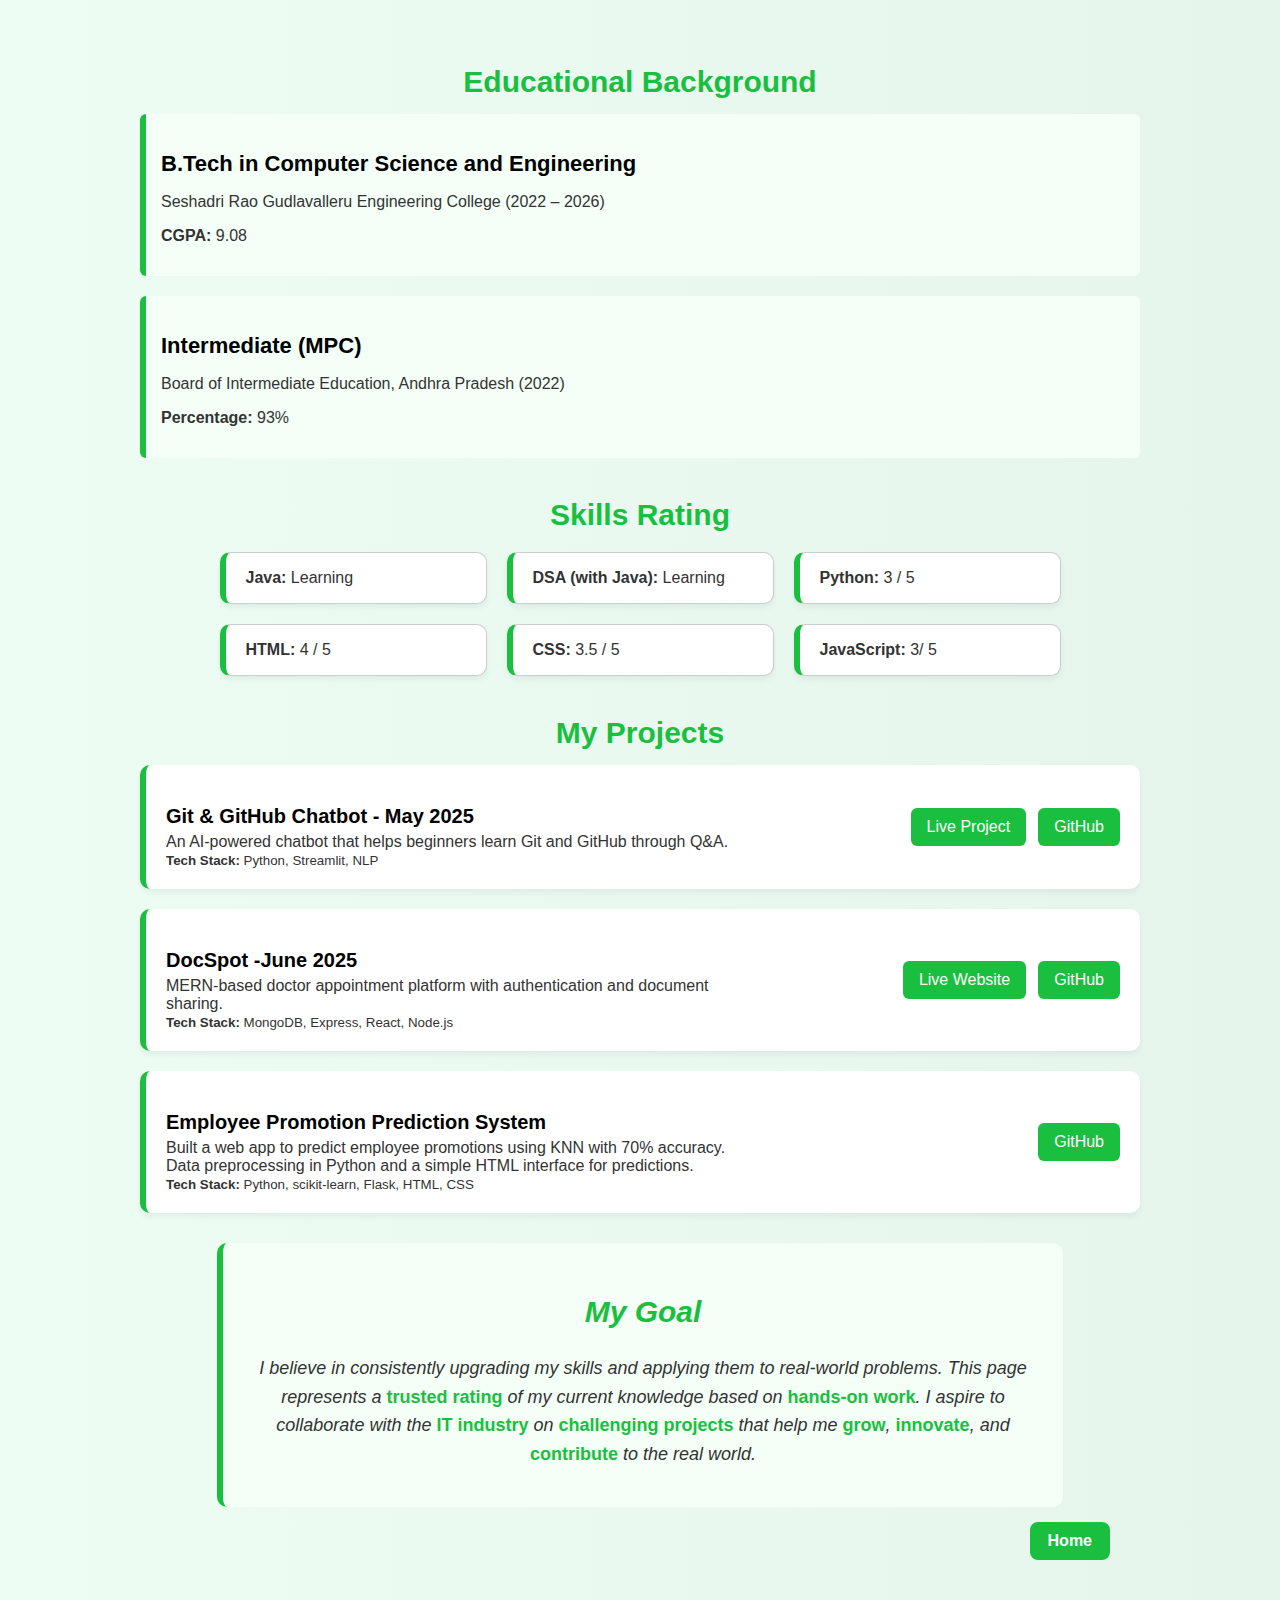
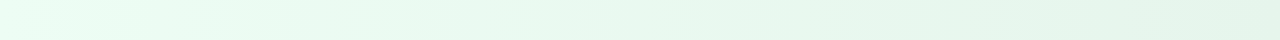
<file: work.html>
<!DOCTYPE html>
<html lang="en">
<head>
  <meta charset="UTF-8" />
  <meta name="viewport" content="width=device-width, initial-scale=1.0"/>
  <title>Explore My Work - Pitchuka Syamala</title>
  <style>
    body {
      background: linear-gradient(to right, #edfdf4, #e6f5ec);
      font-family: 'Segoe UI', Tahoma, Geneva, Verdana, sans-serif;
      margin: 0;
      padding: 0;
      color: #333;
      text-align: center;
    }

    .container {
      padding: 40px 20px;
      max-width: 1000px;
      margin: auto;
    }

    h2 {
      color: #1abf3f;
      font-size: 30px;
      margin-bottom: 15px;
    }

    h3 {
      color: #000;
      font-size: 22px;
      margin-bottom: 8px;
    }

    .section {
      margin-bottom: 40px;
    }

    /* EDUCATION BLOCK */
    .education-block {
      background-color: #f4fff7;
      border-left: 6px solid #1abf3f;
      padding: 15px;
      margin-bottom: 20px;
      border-radius: 6px;
      text-align: left;
    }

    /* SKILLS LIST */
    .skills-grid {
      display: flex;
      flex-wrap: wrap;
      justify-content: center;
      gap: 20px;
      margin-top: 20px;
    }

    .skill-card {
      background-color: #fff;
      border: 1px solid #ccc;
      border-left: 6px solid #1abf3f;
      padding: 16px 20px;
      width: 220px;
      text-align: left;
      border-radius: 10px;
      box-shadow: 0 4px 6px rgba(0, 0, 0, 0.05);
      font-size: 16px;
      font-weight: 500;
      transition: transform 0.3s ease, box-shadow 0.3s ease;
    }

    .skill-card:hover {
      transform: translateY(-5px);
      box-shadow: 0 8px 12px rgba(0, 0, 0, 0.1);
    }

    /* PROJECT FLEX STYLE */
    .project-flex {
      display: flex;
      justify-content: space-between;
      align-items: center;
      background-color: #fff;
      border-left: 6px solid #1abf3f;
      padding: 20px;
      border-radius: 10px;
      margin-bottom: 20px;
      box-shadow: 0 4px 6px rgba(0, 0, 0, 0.05);
      flex-wrap: wrap;
    }

    .project-info {
      flex: 1 1 60%;
      text-align: left;
      padding-right: 20px;
    }

    .project-info h3 {
      font-size: 20px;
      margin-bottom: 5px;
      color: #000;
    }

    .project-info p {
      font-size: 16px;
      color: #333;
      margin: 0;
    }

    .project-buttons {
      display: flex;
      flex: 1 1 35%;
      justify-content: flex-end;
      gap: 12px;
      min-width: 200px;
      flex-wrap: wrap;
    }

    .project-buttons a {
      padding: 10px 16px;
      background-color: #1abf3f;
      color: white;
      border-radius: 6px;
      text-decoration: none;
      font-weight: 500;
      transition: background-color 0.3s ease;
    }

    .project-buttons a:hover {
      background-color: #159b33;
    }

    .project-buttons a:focus {
      outline: 3px solid #1abf3f;
    }

    /* RESPONSIVE DESIGN */
    @media (max-width: 768px) {
      .project-flex {
        flex-direction: column;
        align-items: flex-start;
      }

      .project-buttons {
        justify-content: flex-start;
        margin-top: 15px;
      }

      .project-buttons a {
        width: fit-content;
      }
    }

    /* SUMMARY */
    .summary {
      font-size: 18px;
      max-width: 800px;
      margin: auto;
      line-height: 1.6;
      font-style: italic;
      background-color: #f4fff7;
      padding: 20px;
      border-left: 6px solid #1abf3f;
      border-radius: 10px;
      margin-top: 30px;
    }

    .summary strong {
      font-style: normal;
      color: #1abf3f;
    }
    .top-bar {
  width: 100%;
  display: flex;
  justify-content: flex-end;
  padding: 15px 30px 0 0;
  box-sizing: border-box;
}

.home-button {
  background-color: #1abf3f;
  color: #fff;
  padding: 10px 18px;
  border-radius: 8px;
  text-decoration: none;
  font-weight: bold;
  transition: background-color 0.3s ease;
}

.home-button:hover {
  background-color: #159b33;
}

  </style>
</head>
<body>
  <div class="container">

    <!-- Education Section -->
    <div class="section">
      <h2> Educational Background</h2>
      <div class="education-block">
        <h3>B.Tech in Computer Science and Engineering</h3>
        <p>Seshadri Rao Gudlavalleru Engineering College (2022 – 2026)</p>
        <p><strong>CGPA:</strong> 9.08</p>
      </div>
      <div class="education-block">
        <h3>Intermediate (MPC)</h3>
        <p>Board of Intermediate Education, Andhra Pradesh (2022)</p>
        <p><strong>Percentage:</strong> 93%</p>
      </div>
    </div>

    <!-- Skills Section -->
    <div class="section">
      <h2> Skills Rating</h2>
      <div class="skills-grid">
        <div class="skill-card"><strong>Java:</strong> Learning</div>
        <div class="skill-card"><strong>DSA (with Java):</strong> Learning</div>
        <div class="skill-card"><strong>Python:</strong> 3 / 5</div>
        
        <div class="skill-card"><strong>HTML:</strong> 4 / 5</div>
        <div class="skill-card"><strong>CSS:</strong> 3.5 / 5</div>
        <div class="skill-card"><strong>JavaScript:</strong> 3/ 5</div>
      </div>
    </div>

    <!-- Projects Section -->
    <div class="section">
      <h2> My Projects</h2>

      

      <div class="project-flex">
        <div class="project-info">
          <h3>Git & GitHub Chatbot - May 2025</h3>
          <p>
            An AI-powered chatbot that helps beginners learn Git and GitHub through Q&A.
            <br><small><strong>Tech Stack:</strong> Python, Streamlit, NLP</small>
          </p>
        </div>
        <div class="project-buttons">
          <a href="https://git-app-chatbot-64353eojgum94kqzx9r9fb.streamlit.app/" target="_blank" aria-label="Live GitHub Chatbot project">Live Project</a>
          <a href="https://github.com/PitchukaSyamala/Git-GitHub-Chatbot" target="_blank" aria-label="GitHub repo for Chatbot">GitHub</a>
        </div>
      </div>
      <div class="project-flex">
        <div class="project-info">
          <h3>DocSpot   -June 2025</h3>
          <p>
            MERN-based doctor appointment platform with authentication and document sharing.
            <br><small><strong>Tech Stack:</strong> MongoDB, Express, React, Node.js</small>
          </p>
        </div>
        <div class="project-buttons">
          <a href="https://docspot-deployment.vercel.app/" target="_blank" aria-label="Live website for DocSpot">Live Website</a>
          <a href="https://github.com/PitchukaSyamala/DocSpot-Seamless-Appointment-Booking-for-Health" target="_blank" aria-label="GitHub repo for DocSpot">GitHub</a>
        </div>
      </div>

      <div class="project-flex">
  <div class="project-info">
    <h3>Employee Promotion Prediction System</h3>
    <p>
  Built a web app to predict employee promotions using KNN with 70% accuracy.  
  Data preprocessing in Python and a simple HTML interface for predictions.  
  <br><small><strong>Tech Stack:</strong> Python, scikit-learn, Flask, HTML, CSS</small>
</p>

  </div>
  <div class="project-buttons">
    <a href="https://github.com/PitchukaSyamala/Employee-Promotion-Prediction" target="_blank" aria-label="GitHub repo for Employee Promotion Prediction">GitHub</a>
  </div>
</div>


    <!-- Summary Section -->
    <div class="section summary">
      <h2>My Goal</h2>
      <p>
        I believe in consistently upgrading my skills and applying them to real-world problems.  
        This page represents a <strong>trusted rating</strong> of my current knowledge based on <strong>hands-on work</strong>.
        I aspire to collaborate with the <strong>IT industry</strong> on <strong>challenging projects</strong> that help me
        <strong>grow</strong>, <strong>innovate</strong>, and <strong>contribute</strong> to the real world.
      </p>
    </div>

    <div class="top-bar">
  <a href="index.html" class="home-button"> Home</a>
</div>


  </div>
</body>
</html>
</file>
